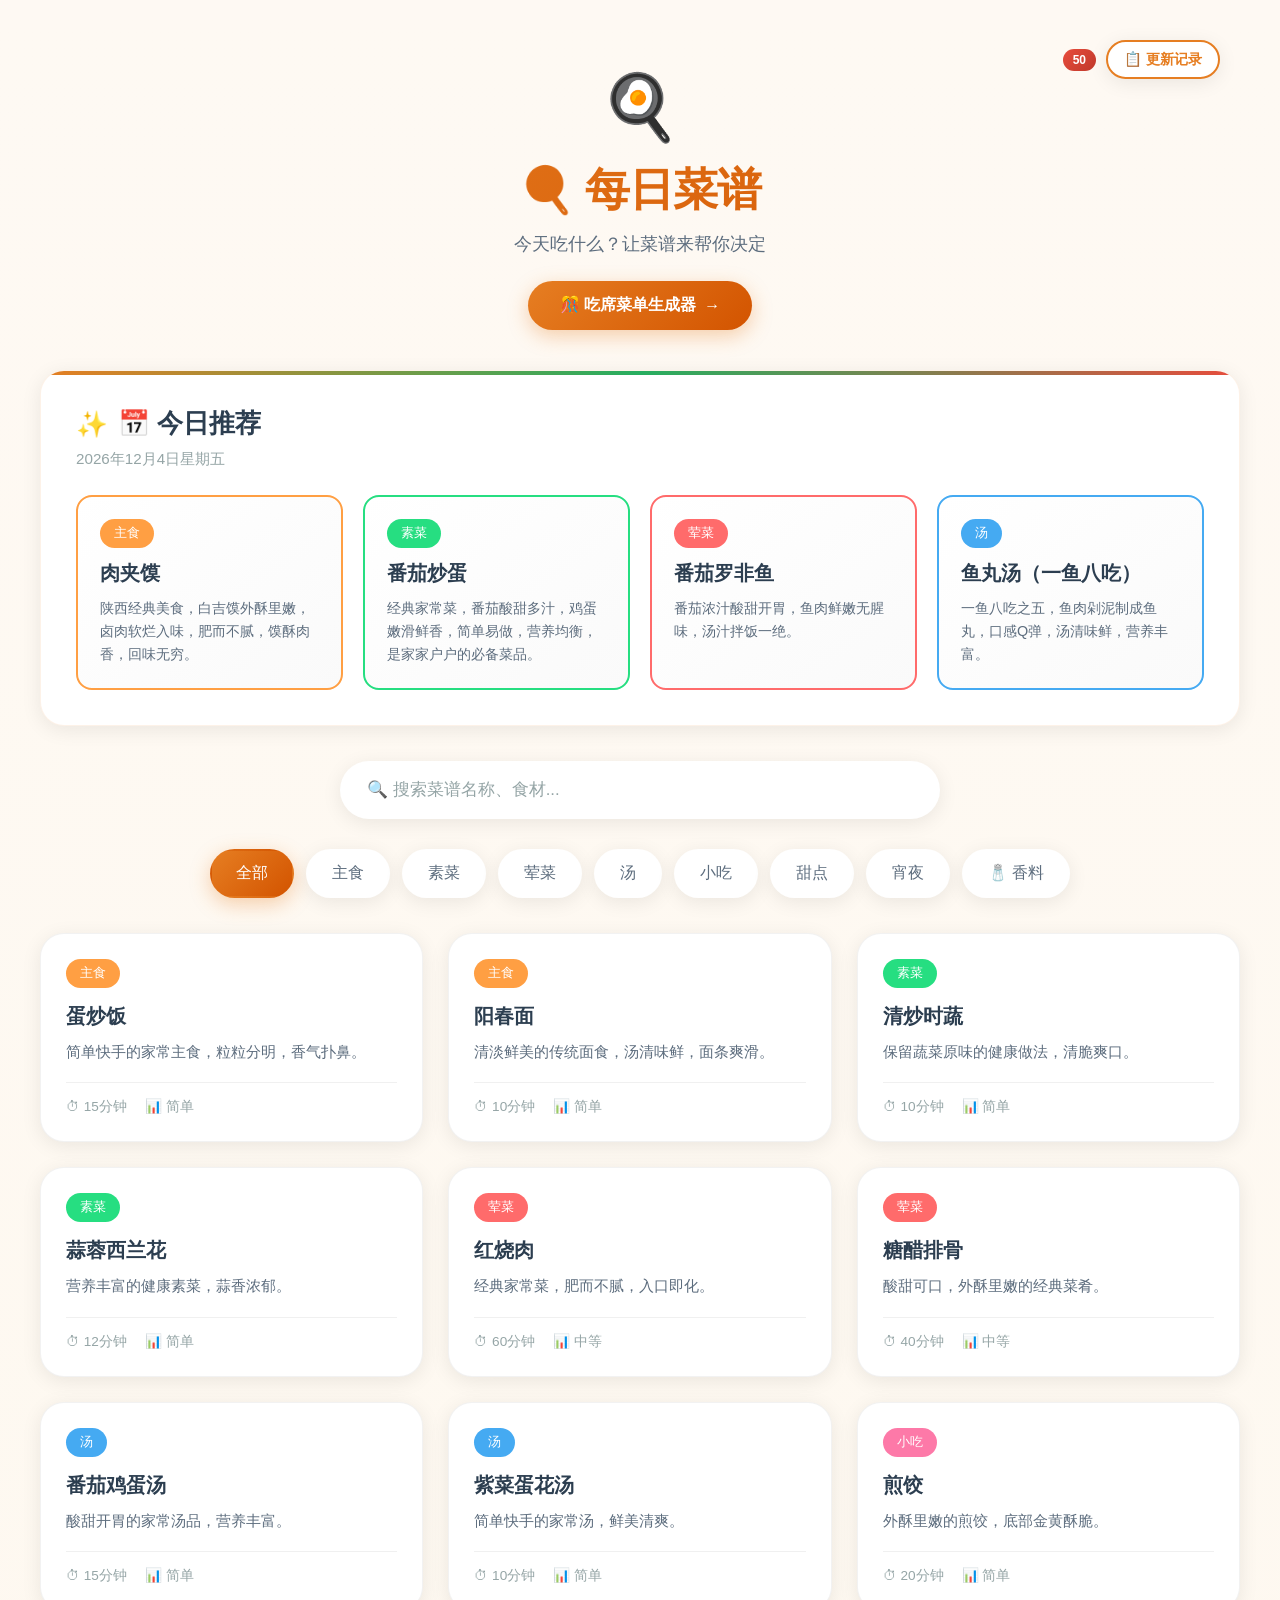
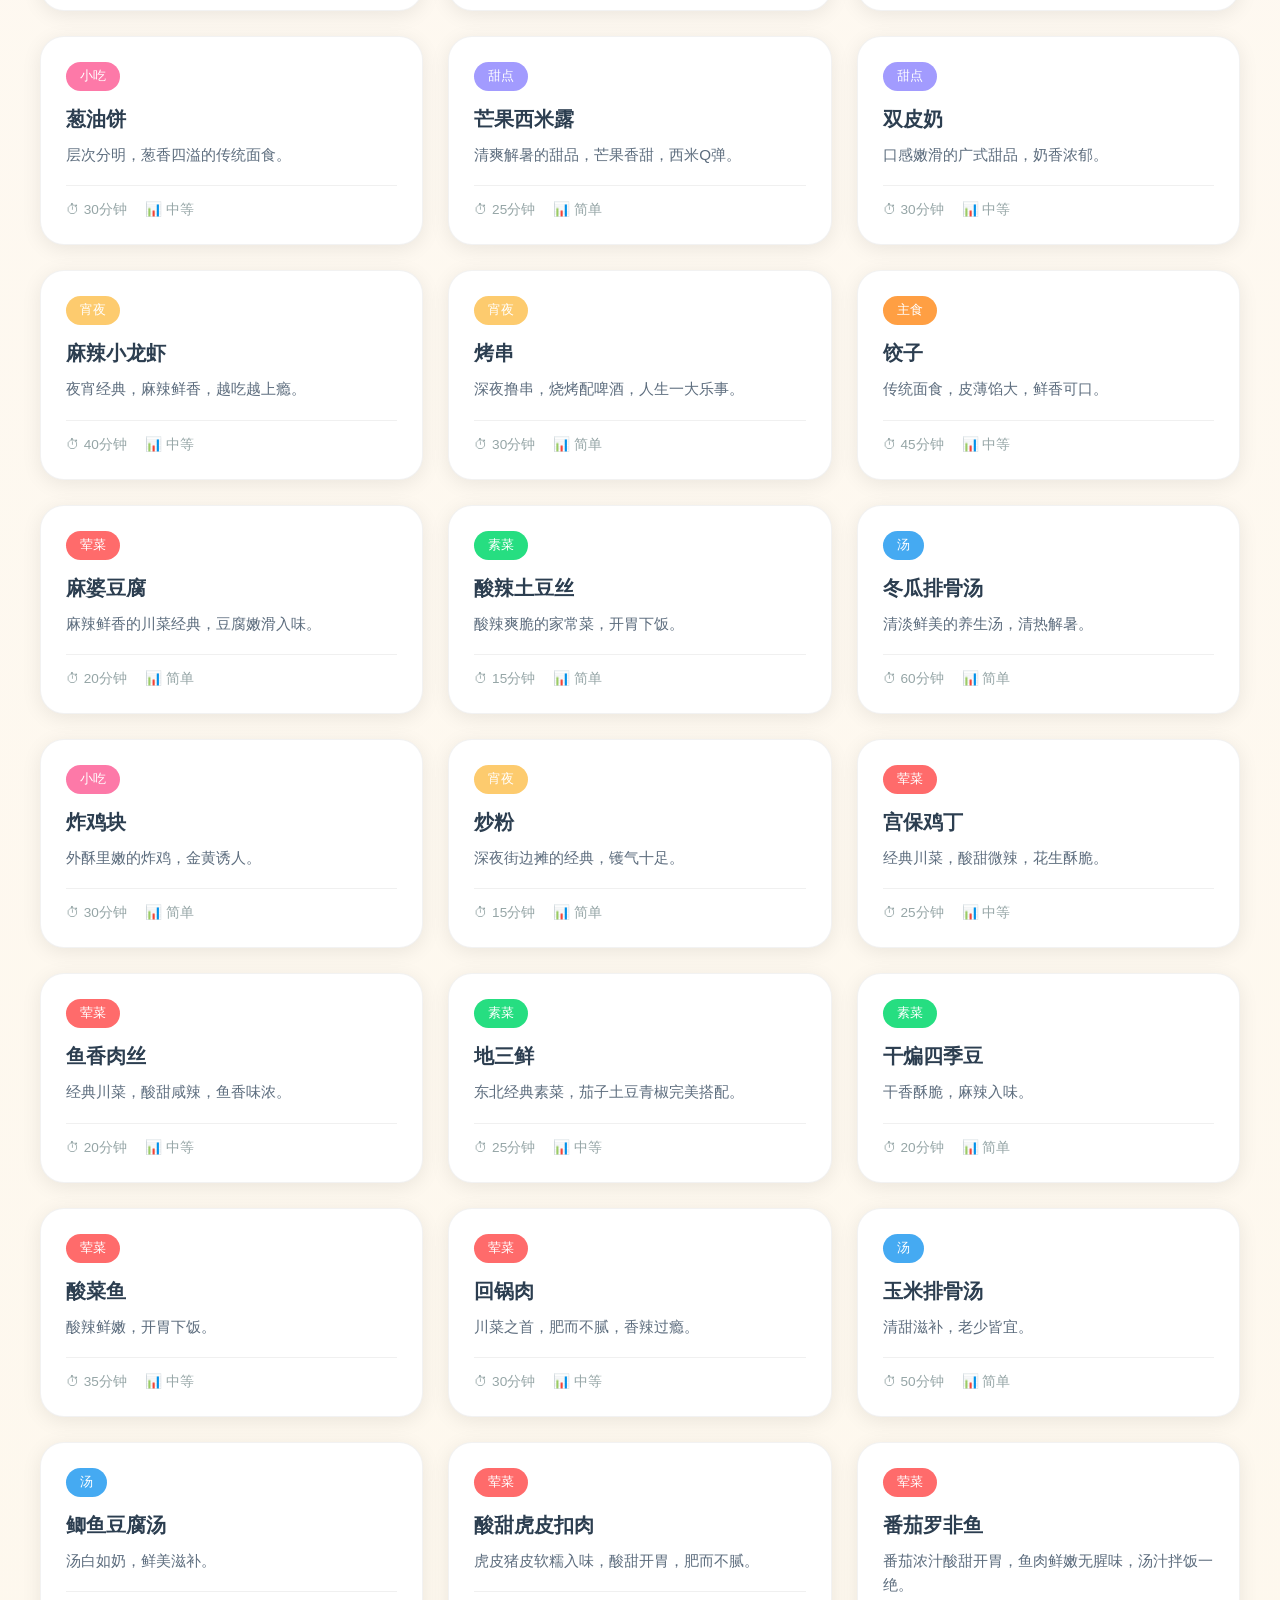
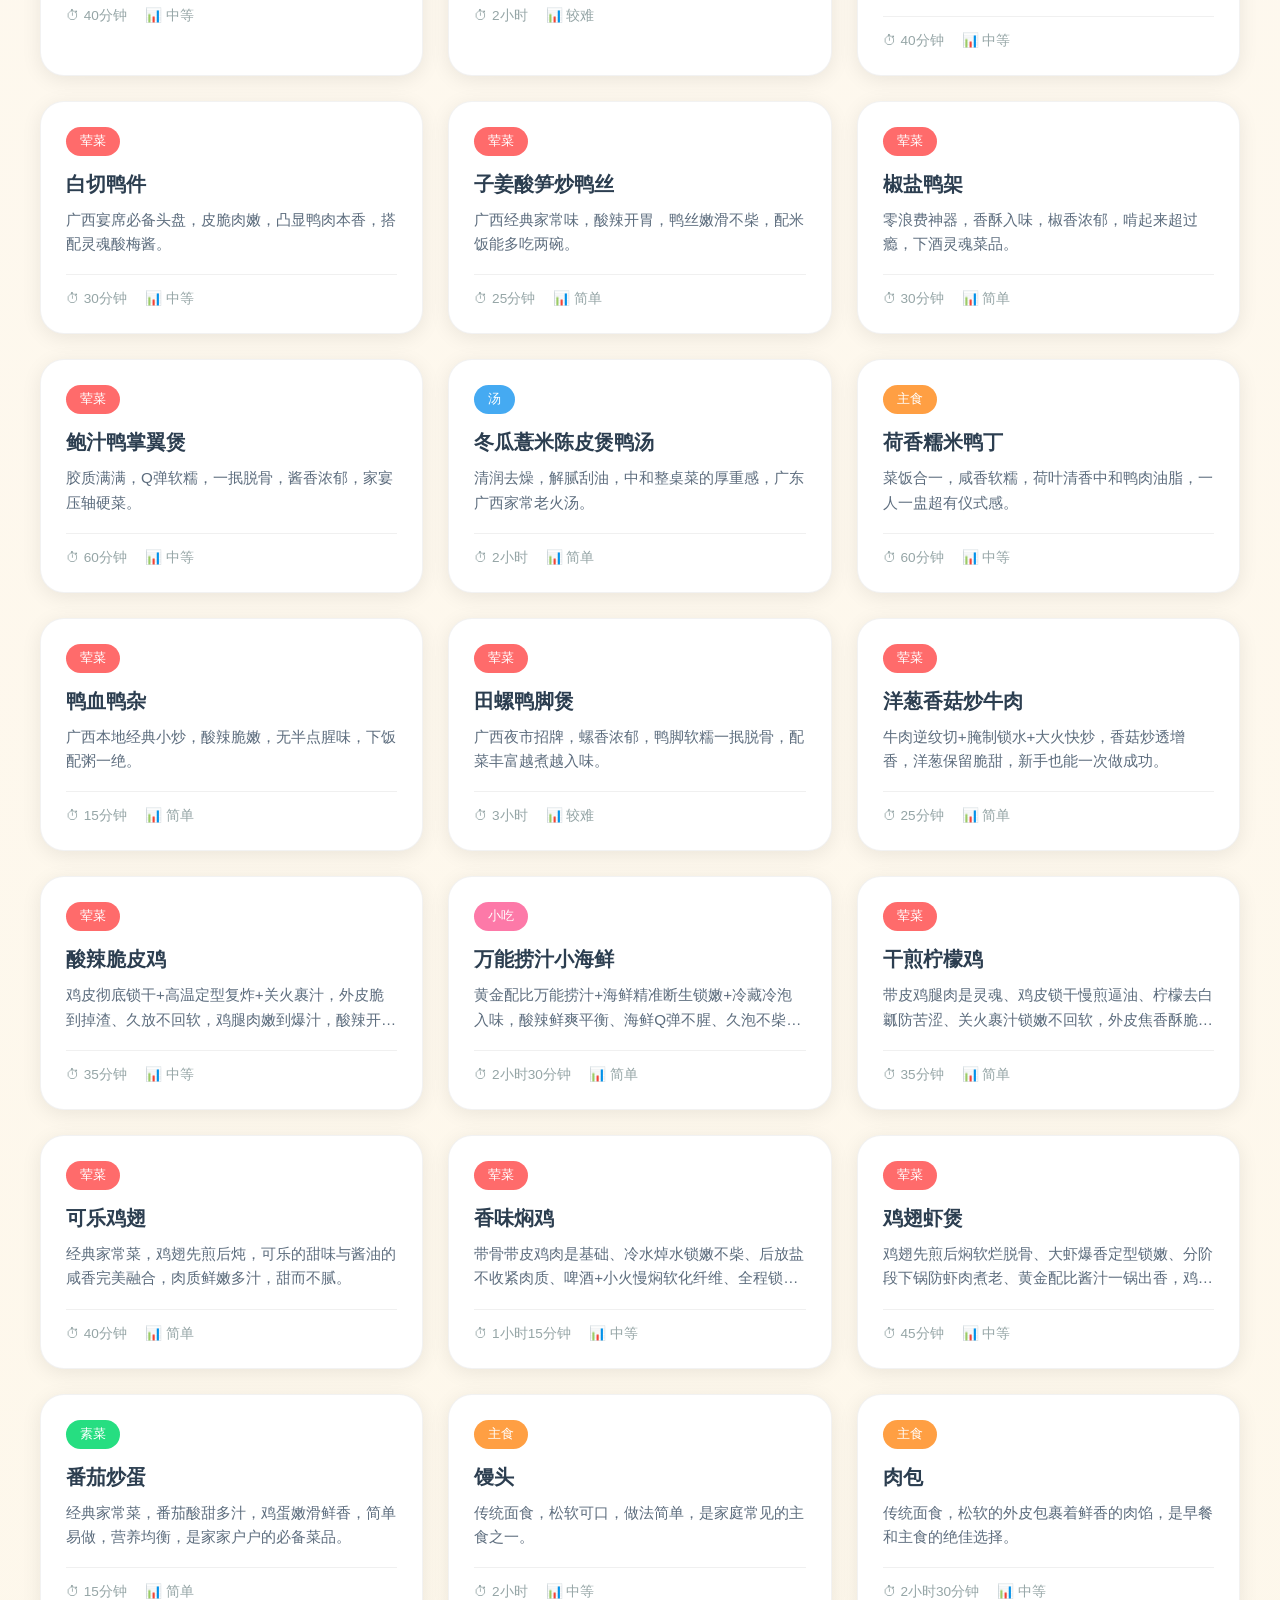
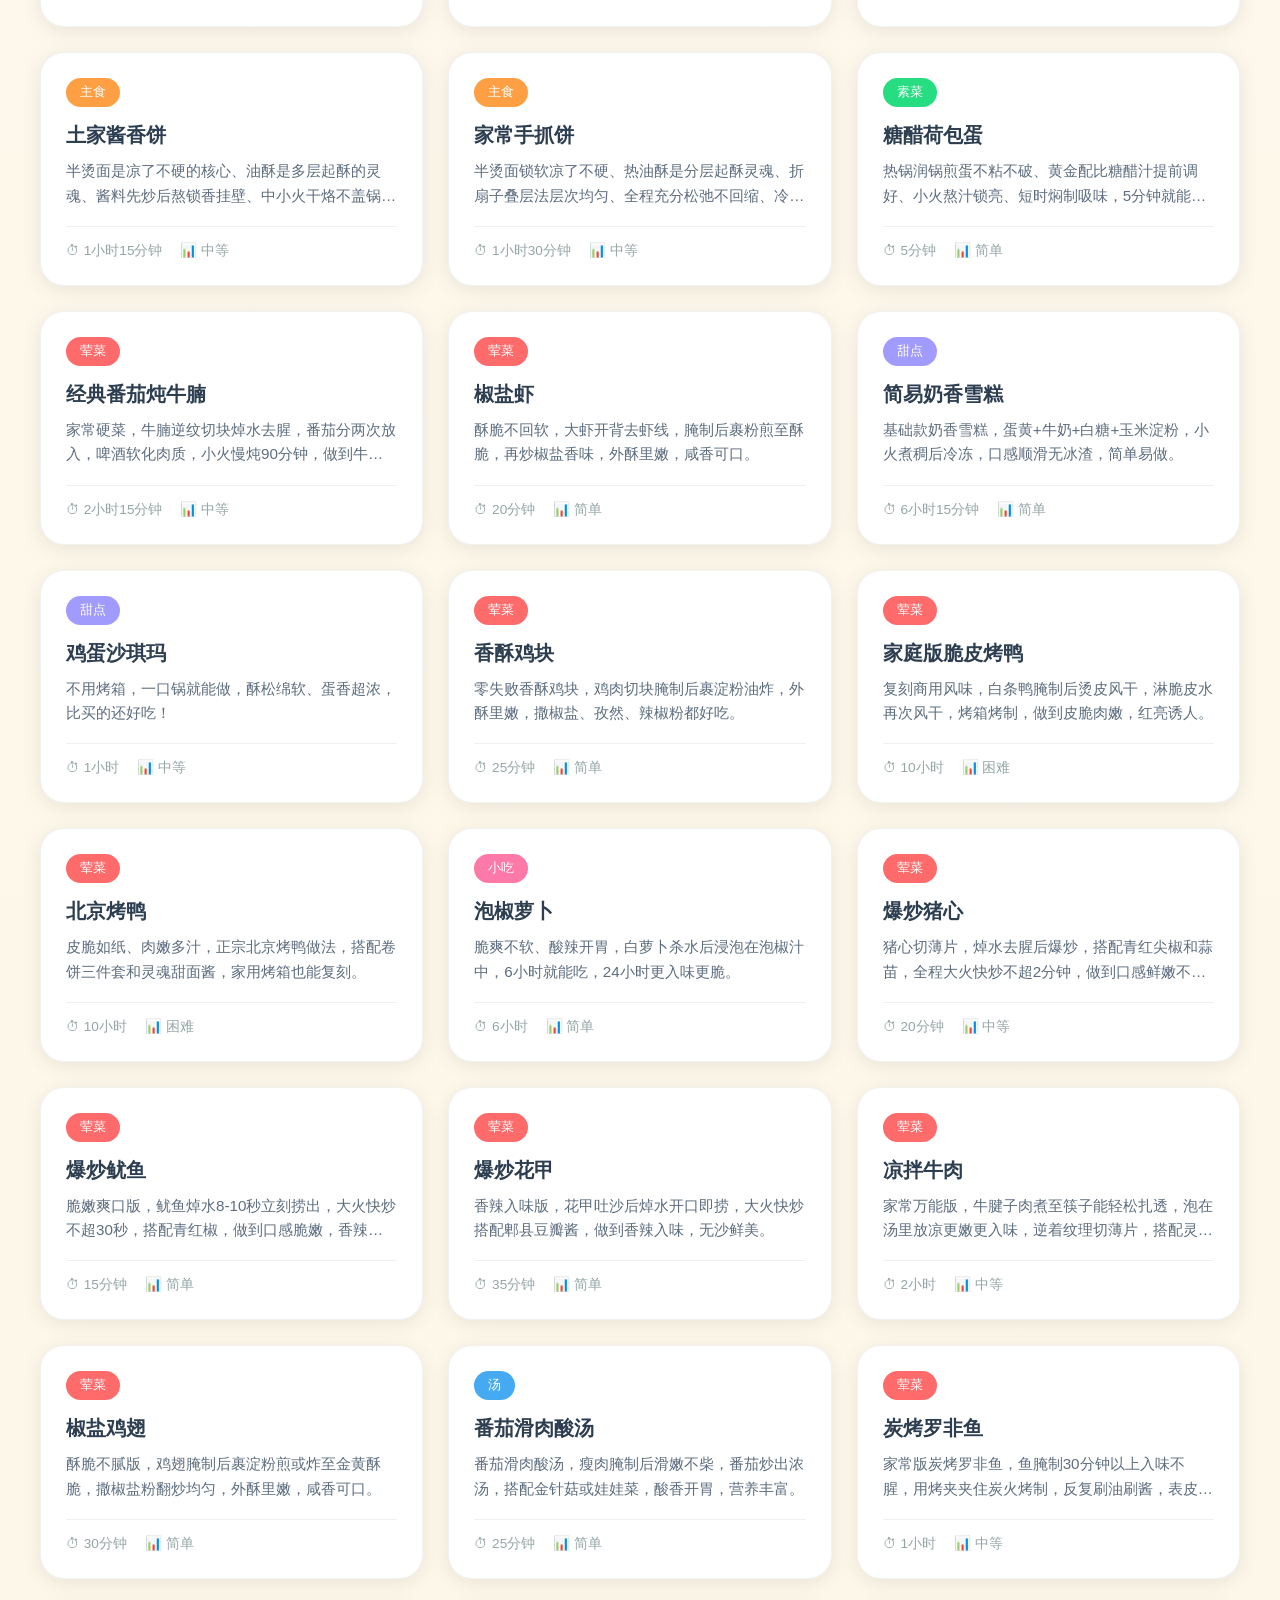
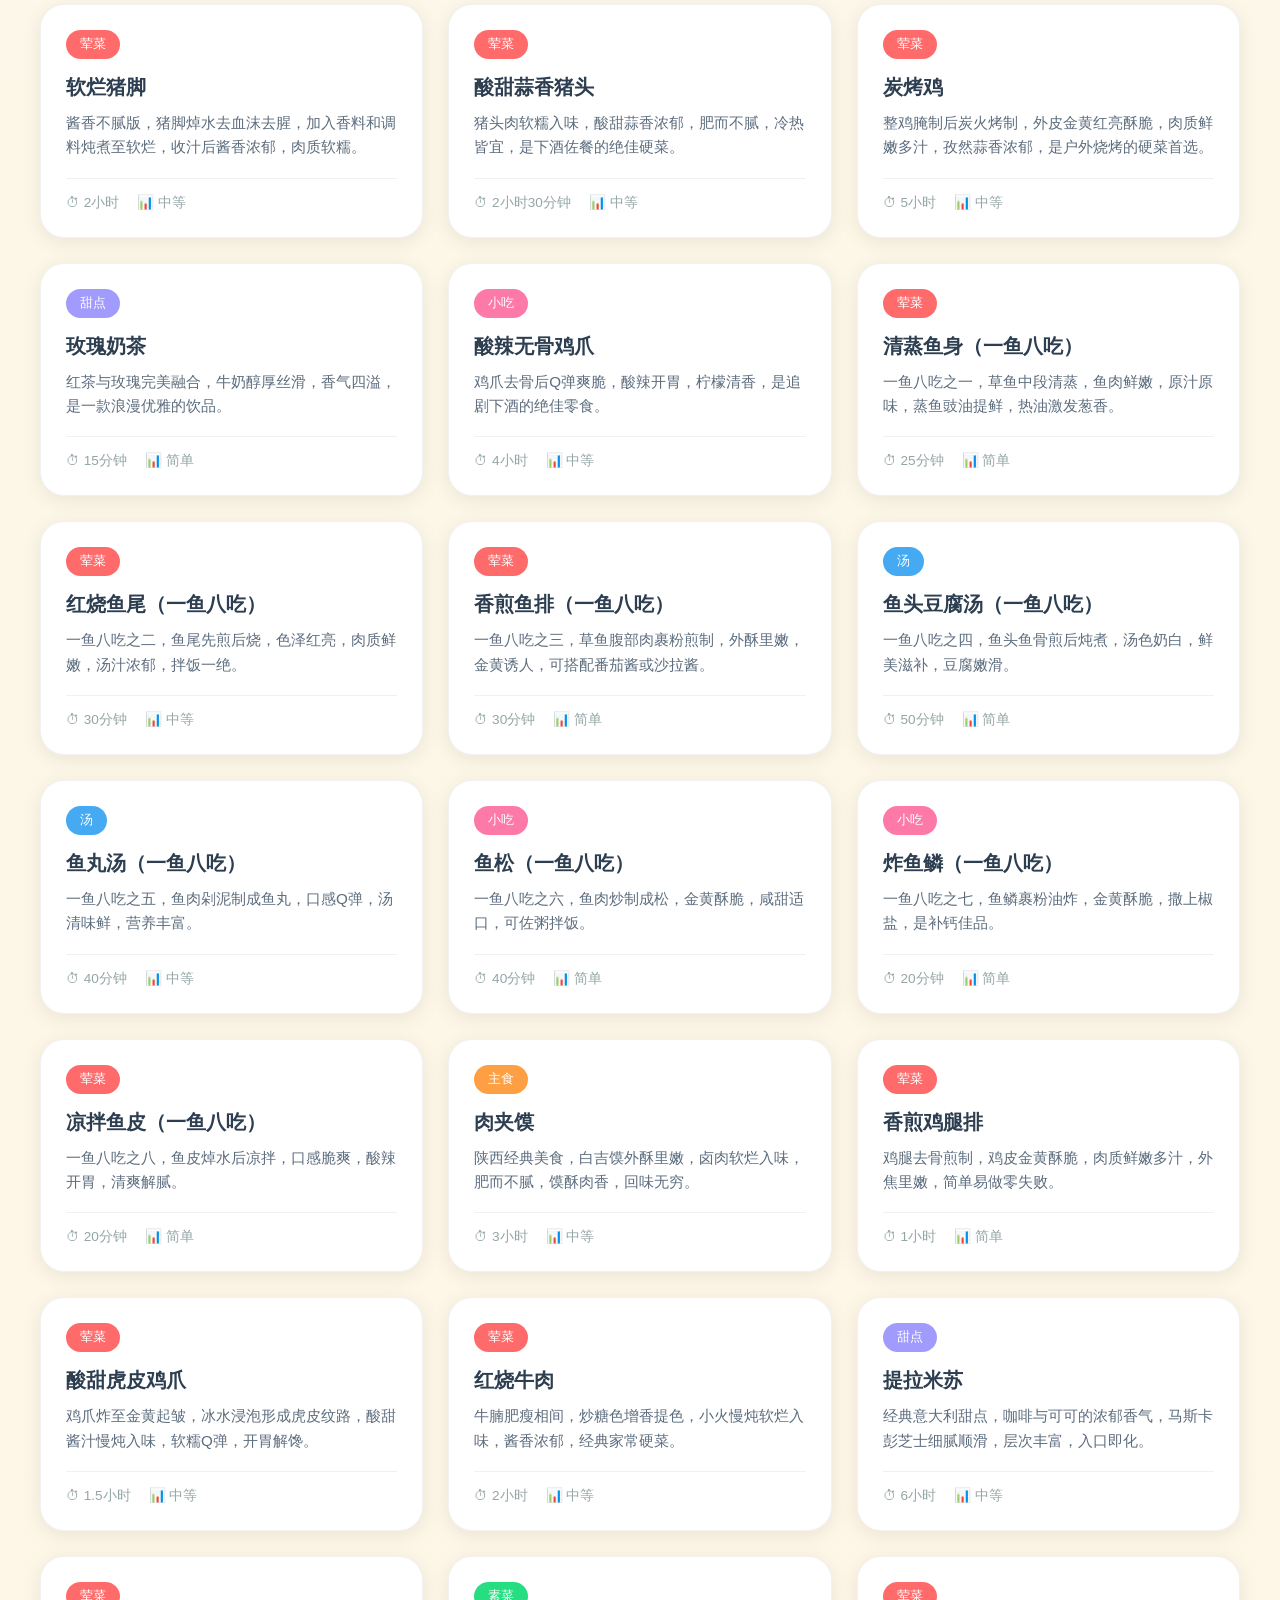
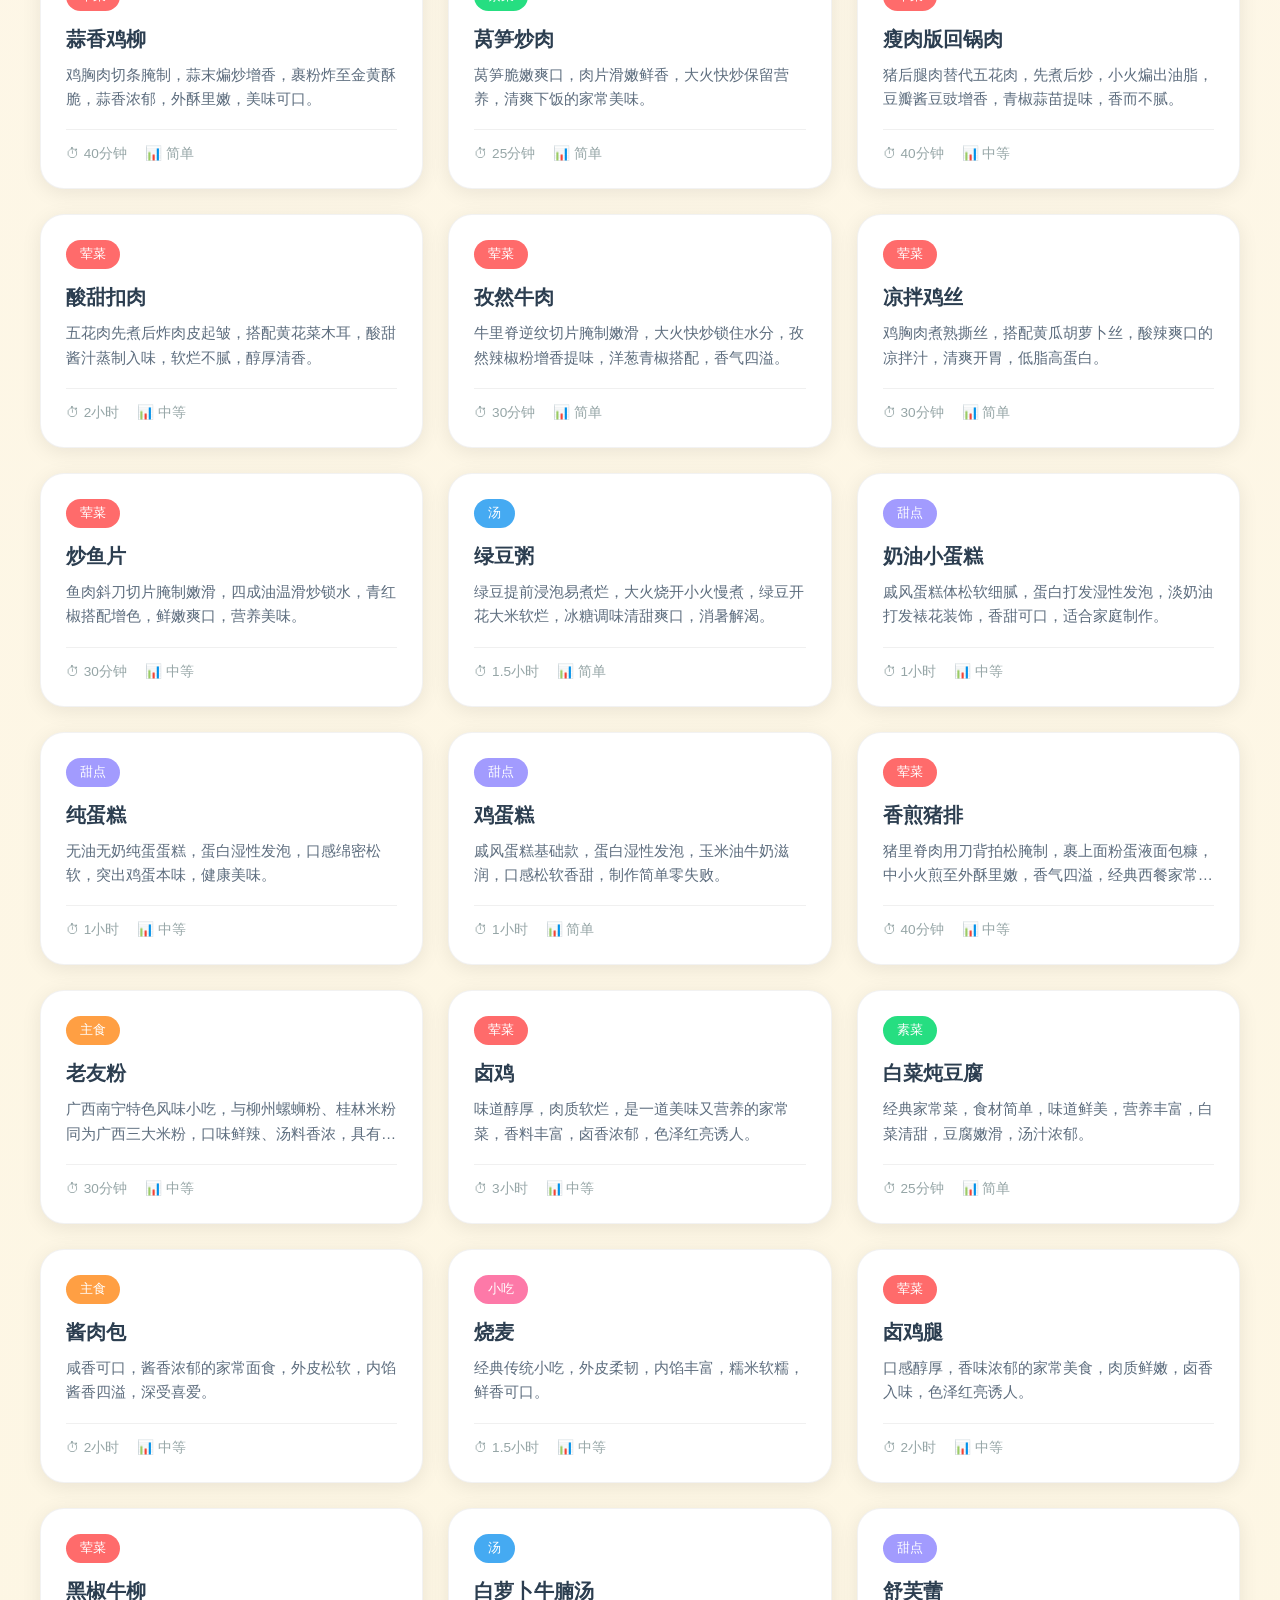
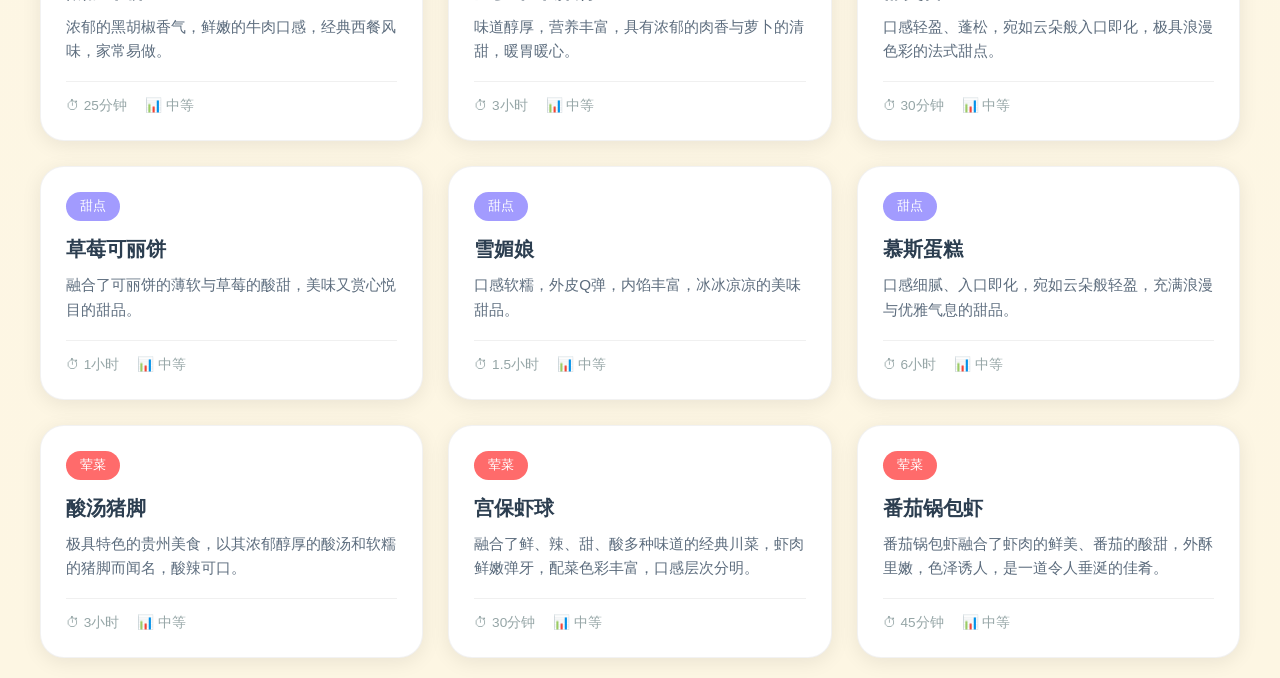
<file: index.html>
<!DOCTYPE html>
<html lang="zh-CN">
<head>
  <meta charset="UTF-8">
  <meta name="viewport" content="width=device-width, initial-scale=1.0">
  <title>每日菜谱 - 美食推荐</title>
  <link rel="stylesheet" href="styles.css">
</head>
<body>
  <div class="container">
    <header class="header">
      <h1>🍳 每日菜谱</h1>
      <p class="subtitle">今天吃什么？让菜谱来帮你决定</p>
      <a href="feast.html" class="feast-link">🎊 吃席菜单生成器</a>
      <div class="update-notification" id="updateNotification">
        <div class="notification-badge" id="notificationBadge">0</div>
        <button class="history-btn" id="historyBtn">📋 更新记录</button>
      </div>
    </header>

    <section class="daily-recommend">
      <h2>📅 今日推荐</h2>
      <p class="recommend-date" id="recommendDate"></p>
      <div class="recommend-grid" id="dailyRecommend"></div>
    </section>

    <div class="search-container">
      <input type="text" class="search-input" id="searchInput" placeholder="🔍 搜索菜谱名称、食材..." autocomplete="off">
    </div>

    <nav class="category-nav">
      <button class="category-btn active" data-category="all">全部</button>
      <button class="category-btn" data-category="staple">主食</button>
      <button class="category-btn" data-category="vegetable">素菜</button>
      <button class="category-btn" data-category="meat">荤菜</button>
      <button class="category-btn" data-category="soup">汤</button>
      <button class="category-btn" data-category="snack">小吃</button>
      <button class="category-btn" data-category="dessert">甜点</button>
      <button class="category-btn" data-category="midnight">宵夜</button>
      <button class="category-btn" data-category="spice">🧂 香料</button>
    </nav>

    <section class="recipe-list" id="recipeList"></section>
  </div>

  <div class="modal-overlay" id="historyModal">
    <div class="modal-content">
      <div class="modal-header">
        <h3>📋 菜谱更新记录</h3>
        <button class="close-btn" id="closeModal">&times;</button>
      </div>
      <div class="modal-body" id="historyList"></div>
    </div>
  </div>

  <script src="recipes.js"></script>
  <script src="spices.js"></script>
  <script src="app.js"></script>
</body>
</html>
</file>
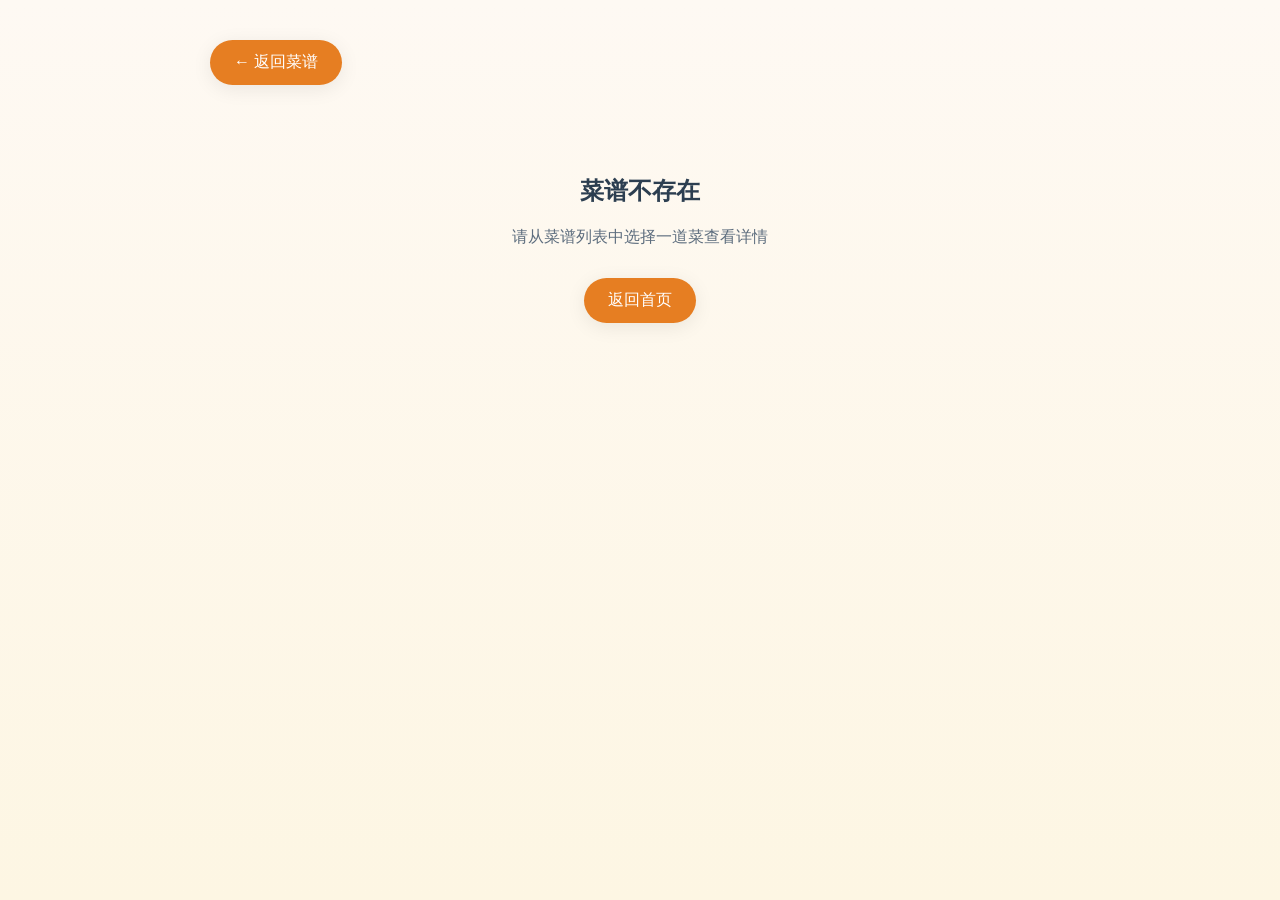
<file: recipe.html>
<!DOCTYPE html>
<html lang="zh-CN">
<head>
  <meta charset="UTF-8">
  <meta name="viewport" content="width=device-width, initial-scale=1.0">
  <title>菜谱详情 - 每日菜谱</title>
  <link rel="stylesheet" href="styles.css">
  <style>
    body {
      padding: 0;
    }

    .recipe-detail-container {
      max-width: 900px;
      margin: 0 auto;
      padding: 40px 20px;
    }

    .back-btn {
      display: inline-flex;
      align-items: center;
      gap: 8px;
      padding: 12px 24px;
      background: var(--primary);
      color: white;
      text-decoration: none;
      border-radius: 30px;
      font-weight: 500;
      transition: var(--transition);
      margin-bottom: 30px;
      box-shadow: var(--shadow-soft);
    }

    .back-btn:hover {
      background: var(--primary-dark);
      transform: translateX(-5px);
      box-shadow: var(--shadow-hover);
    }

    .recipe-header {
      background: white;
      border-radius: var(--radius-lg);
      padding: 40px;
      margin-bottom: 30px;
      box-shadow: var(--shadow-soft);
      position: relative;
      overflow: hidden;
    }

    .recipe-header::before {
      content: '';
      position: absolute;
      top: 0;
      left: 0;
      right: 0;
      height: 6px;
      background: linear-gradient(90deg, var(--primary), var(--primary-dark));
    }

    .recipe-category {
      display: inline-block;
      padding: 8px 20px;
      border-radius: 25px;
      font-size: 0.9rem;
      color: white;
      font-weight: 500;
      margin-bottom: 20px;
    }

    .recipe-category.staple { background: #f39c12; }
    .recipe-category.vegetable { background: #26de81; }
    .recipe-category.meat { background: #ff6b6b; }
    .recipe-category.soup { background: #45aaf2; }
    .recipe-category.snack { background: #fd79a8; }
    .recipe-category.dessert { background: #a29bfe; }
    .recipe-category.midnight { background: #fdcb6e; }

    .recipe-title {
      font-size: 2.5rem;
      color: var(--text-dark);
      margin: 0 0 15px 0;
      font-weight: 700;
    }

    .recipe-desc {
      font-size: 1.1rem;
      color: var(--text-medium);
      line-height: 1.8;
      margin: 0 0 25px 0;
    }

    .recipe-meta {
      display: flex;
      gap: 30px;
      padding-top: 20px;
      border-top: 1px solid #f0f0f0;
    }

    .meta-item {
      display: flex;
      align-items: center;
      gap: 10px;
      font-size: 1rem;
      color: var(--text-medium);
    }

    .meta-item span:first-child {
      font-size: 1.3rem;
    }

    .recipe-content {
      display: grid;
      grid-template-columns: 1fr 1fr;
      gap: 30px;
    }

    @media (max-width: 768px) {
      .recipe-content {
        grid-template-columns: 1fr;
      }
    }

    .content-section {
      background: white;
      border-radius: var(--radius-lg);
      padding: 30px;
      box-shadow: var(--shadow-soft);
    }

    .section-title {
      font-size: 1.3rem;
      color: var(--text-dark);
      margin: 0 0 25px 0;
      padding-bottom: 15px;
      border-bottom: 2px solid var(--primary);
      display: flex;
      align-items: center;
      gap: 10px;
    }

    .ingredients-list {
      list-style: none;
      padding: 0;
      margin: 0;
      display: grid;
      gap: 12px;
    }

    .ingredients-list li {
      padding: 12px 18px;
      background: #f8f9fa;
      border-radius: var(--radius-md);
      color: var(--text-dark);
      font-size: 0.95rem;
      display: flex;
      align-items: center;
      gap: 10px;
      transition: var(--transition);
    }

    .ingredients-list li:hover {
      background: #f0f0f0;
      transform: translateX(5px);
    }

    .ingredients-list li::before {
      content: '🥄';
      font-size: 1rem;
    }

    .steps-list {
      list-style: none;
      padding: 0;
      margin: 0;
      counter-reset: step-counter;
      display: grid;
      gap: 20px;
    }

    .steps-list li {
      position: relative;
      padding: 20px 20px 20px 70px;
      background: #f8f9fa;
      border-radius: var(--radius-md);
      color: var(--text-dark);
      font-size: 0.95rem;
      line-height: 1.7;
      counter-increment: step-counter;
      transition: var(--transition);
    }

    .steps-list li:hover {
      background: #f0f0f0;
      transform: translateX(5px);
    }

    .steps-list li::before {
      content: counter(step-counter);
      position: absolute;
      left: 20px;
      top: 50%;
      transform: translateY(-50%);
      width: 36px;
      height: 36px;
      background: var(--primary);
      color: white;
      border-radius: 50%;
      display: flex;
      align-items: center;
      justify-content: center;
      font-size: 1rem;
      font-weight: 600;
    }

    .not-found {
      text-align: center;
      padding: 60px 20px;
    }

    .not-found h2 {
      color: var(--text-dark);
      margin-bottom: 20px;
    }

    .not-found p {
      color: var(--text-medium);
      margin-bottom: 30px;
    }
  </style>
</head>
<body>
  <div class="recipe-detail-container" id="recipeDetail">
    <a href="index.html" class="back-btn">← 返回菜谱</a>
    <div class="not-found">
      <h2>菜谱不存在</h2>
      <p>请从菜谱列表中选择一道菜查看详情</p>
      <a href="index.html" class="back-btn">返回首页</a>
    </div>
  </div>

  <script src="recipes.js"></script>
  <script>
    function getRecipeIdFromUrl() {
      const params = new URLSearchParams(window.location.search);
      return parseInt(params.get('id'));
    }

    function renderRecipeDetail() {
      const id = getRecipeIdFromUrl();
      const recipe = recipes.find(r => r.id === id);
      const container = document.getElementById('recipeDetail');

      if (!recipe) {
        return;
      }

      container.innerHTML = `
        <a href="index.html" class="back-btn">← 返回菜谱</a>

        <div class="recipe-header">
          <span class="recipe-category ${recipe.category}">${recipe.categoryName}</span>
          <h1 class="recipe-title">${recipe.name}</h1>
          <p class="recipe-desc">${recipe.description}</p>
          <div class="recipe-meta">
            <div class="meta-item">
              <span>⏱</span>
              <span>用时：${recipe.time}</span>
            </div>
            <div class="meta-item">
              <span>📊</span>
              <span>难度：${recipe.difficulty}</span>
            </div>
          </div>
        </div>

        <div class="recipe-content">
          <div class="content-section">
            <h2 class="section-title">🥗 食材准备</h2>
            <ul class="ingredients-list">
              ${recipe.ingredients.map(i => `<li>${i}</li>`).join('')}
            </ul>
          </div>

          <div class="content-section">
            <h2 class="section-title">👨‍🍳 制作步骤</h2>
            <ol class="steps-list">
              ${recipe.steps.map(s => `<li>${s}</li>`).join('')}
            </ol>
          </div>
        </div>
      `;

      document.title = `${recipe.name} - 每日菜谱`;
    }

    renderRecipeDetail();
  </script>
</body>
</html>
</file>
<file: styles.css>
* {
  margin: 0;
  padding: 0;
  box-sizing: border-box;
}

:root {
  --primary: #e67e22;
  --primary-dark: #d35400;
  --secondary: #27ae60;
  --accent: #e74c3c;
  --bg-warm: #fef9f3;
  --bg-cream: #fdf6e3;
  --text-dark: #2c3e50;
  --text-medium: #5d6d7e;
  --text-light: #95a5a6;
  --shadow-soft: 0 4px 20px rgba(0, 0, 0, 0.08);
  --shadow-medium: 0 8px 30px rgba(0, 0, 0, 0.12);
  --shadow-hover: 0 12px 40px rgba(0, 0, 0, 0.15);
  --radius-sm: 12px;
  --radius-md: 16px;
  --radius-lg: 24px;
  --transition: all 0.3s cubic-bezier(0.4, 0, 0.2, 1);
}

body {
  font-family: -apple-system, BlinkMacSystemFont, 'Segoe UI', 'PingFang SC', 'Hiragino Sans GB', 'Microsoft YaHei', sans-serif;
  background: linear-gradient(180deg, var(--bg-warm) 0%, var(--bg-cream) 100%);
  min-height: 100vh;
  padding: 20px;
  color: var(--text-dark);
}

.container {
  max-width: 1200px;
  margin: 0 auto;
}

/* Header */
.header {
  text-align: center;
  padding: 50px 20px 40px;
  position: relative;
}

.update-notification {
  position: absolute;
  top: 20px;
  right: 20px;
  display: flex;
  align-items: center;
  gap: 10px;
}

.notification-badge {
  background: linear-gradient(135deg, var(--accent) 0%, #c0392b 100%);
  color: white;
  font-size: 0.75rem;
  font-weight: 700;
  padding: 4px 10px;
  border-radius: 20px;
  animation: pulse 2s infinite;
  min-width: 24px;
  text-align: center;
}

@keyframes pulse {
  0%, 100% { transform: scale(1); }
  50% { transform: scale(1.1); }
}

.history-btn {
  background: white;
  border: 2px solid var(--primary);
  color: var(--primary);
  padding: 8px 16px;
  border-radius: 20px;
  font-size: 0.9rem;
  font-weight: 600;
  cursor: pointer;
  transition: var(--transition);
  box-shadow: var(--shadow-soft);
}

.history-btn:hover {
  background: linear-gradient(135deg, var(--primary) 0%, var(--primary-dark) 100%);
  color: white;
  transform: translateY(-2px);
  box-shadow: var(--shadow-medium);
}

.header::before {
  content: '🍳';
  font-size: 4rem;
  display: block;
  margin-bottom: 15px;
  animation: bounce 2s infinite;
}

@keyframes bounce {
  0%, 100% { transform: translateY(0); }
  50% { transform: translateY(-10px); }
}

.header h1 {
  font-size: 2.8rem;
  margin-bottom: 12px;
  background: linear-gradient(135deg, var(--primary) 0%, var(--primary-dark) 100%);
  -webkit-background-clip: text;
  -webkit-text-fill-color: transparent;
  background-clip: text;
  font-weight: 800;
  letter-spacing: -1px;
}

.subtitle {
  font-size: 1.1rem;
  color: var(--text-medium);
  font-weight: 400;
}

.feast-link {
  display: inline-flex;
  align-items: center;
  gap: 8px;
  margin-top: 25px;
  padding: 14px 32px;
  background: linear-gradient(135deg, var(--primary) 0%, var(--primary-dark) 100%);
  color: white;
  text-decoration: none;
  border-radius: 50px;
  font-size: 1rem;
  font-weight: 600;
  transition: var(--transition);
  box-shadow: 0 6px 20px rgba(230, 126, 34, 0.35);
}

.feast-link:hover {
  transform: translateY(-3px);
  box-shadow: 0 10px 30px rgba(230, 126, 34, 0.45);
}

.feast-link::after {
  content: '→';
  transition: transform 0.3s;
}

.feast-link:hover::after {
  transform: translateX(4px);
}

/* Daily Recommend */
.daily-recommend {
  background: white;
  border-radius: var(--radius-lg);
  padding: 35px;
  margin-bottom: 35px;
  box-shadow: var(--shadow-soft);
  border: 1px solid rgba(230, 126, 34, 0.1);
  position: relative;
  overflow: hidden;
}

.daily-recommend::before {
  content: '';
  position: absolute;
  top: 0;
  left: 0;
  right: 0;
  height: 4px;
  background: linear-gradient(90deg, var(--primary), var(--secondary), var(--accent));
}

.daily-recommend h2 {
  color: var(--text-dark);
  margin-bottom: 8px;
  font-size: 1.6rem;
  display: flex;
  align-items: center;
  gap: 10px;
}

.daily-recommend h2::before {
  content: '✨';
}

.recommend-date {
  color: var(--text-light);
  margin-bottom: 25px;
  font-size: 0.95rem;
}

.recommend-grid {
  display: grid;
  grid-template-columns: repeat(auto-fit, minmax(260px, 1fr));
  gap: 20px;
}

.recommend-card {
  background: linear-gradient(145deg, #ffffff 0%, #fafafa 100%);
  border-radius: var(--radius-md);
  padding: 22px;
  cursor: pointer;
  transition: var(--transition);
  border: 2px solid transparent;
  position: relative;
}

.recommend-card.staple { border-color: #ff9f43; }
.recommend-card.vegetable { border-color: #26de81; }
.recommend-card.meat { border-color: #ff6b6b; }
.recommend-card.soup { border-color: #45aaf2; }

.recommend-card:hover {
  transform: translateY(-5px);
  box-shadow: var(--shadow-hover);
}

.recommend-card .category-tag {
  display: inline-flex;
  align-items: center;
  gap: 5px;
  padding: 6px 14px;
  border-radius: 20px;
  font-size: 0.8rem;
  margin-bottom: 12px;
  color: white;
  font-weight: 500;
}

.recommend-card.staple .category-tag { background: #ff9f43; }
.recommend-card.vegetable .category-tag { background: #26de81; }
.recommend-card.meat .category-tag { background: #ff6b6b; }
.recommend-card.soup .category-tag { background: #45aaf2; }

.recommend-card h3 {
  color: var(--text-dark);
  font-size: 1.25rem;
  margin-bottom: 10px;
  font-weight: 600;
}

.recommend-card p {
  color: var(--text-medium);
  font-size: 0.9rem;
  line-height: 1.6;
}

/* Search Container */
.search-container {
  max-width: 600px;
  margin: 0 auto 30px;
}

.search-input {
  width: 100%;
  padding: 16px 24px;
  font-size: 1.05rem;
  border: 3px solid transparent;
  border-radius: 50px;
  background: white;
  color: var(--text-dark);
  box-shadow: var(--shadow-soft);
  transition: var(--transition);
  outline: none;
}

.search-input:focus {
  border-color: var(--primary);
  box-shadow: var(--shadow-medium);
}

.search-input::placeholder {
  color: var(--text-light);
}

/* Category Nav */
.category-nav {
  display: flex;
  flex-wrap: wrap;
  gap: 12px;
  margin-bottom: 35px;
  justify-content: center;
}

.category-btn {
  padding: 12px 24px;
  border: 2px solid transparent;
  border-radius: 50px;
  background: white;
  color: var(--text-medium);
  font-size: 1rem;
  cursor: pointer;
  transition: var(--transition);
  font-weight: 500;
  box-shadow: var(--shadow-soft);
}

.category-btn:hover {
  background: var(--bg-warm);
  transform: translateY(-2px);
}

.category-btn.active {
  background: linear-gradient(135deg, var(--primary) 0%, var(--primary-dark) 100%);
  color: white;
  box-shadow: 0 6px 20px rgba(230, 126, 34, 0.35);
}

/* Recipe List */
.recipe-list {
  display: grid;
  grid-template-columns: repeat(auto-fill, minmax(300px, 1fr));
  gap: 25px;
}

.recipe-card {
  background: white;
  border-radius: var(--radius-lg);
  overflow: hidden;
  cursor: pointer;
  transition: var(--transition);
  box-shadow: var(--shadow-soft);
  border: 1px solid rgba(0, 0, 0, 0.05);
}

.recipe-card:hover {
  transform: translateY(-8px);
  box-shadow: var(--shadow-hover);
}

.recipe-card .card-content {
  padding: 25px;
  position: relative;
}

.recipe-card .card-category {
  display: inline-block;
  padding: 6px 14px;
  border-radius: 20px;
  font-size: 0.8rem;
  color: white;
  font-weight: 500;
  margin-bottom: 15px;
  z-index: 2;
}

.card-category.staple { background: #ff9f43; }
.card-category.vegetable { background: #26de81; }
.card-category.meat { background: #ff6b6b; }
.card-category.soup { background: #45aaf2; }
.card-category.snack { background: #fd79a8; }
.card-category.dessert { background: #a29bfe; }
.card-category.midnight { background: #fdcb6e; }
.card-category.spice { background: #e17055; }

.recipe-card h3 {
  color: var(--text-dark);
  font-size: 1.25rem;
  margin-bottom: 10px;
  font-weight: 600;
}

.recipe-card .card-desc {
  color: var(--text-medium);
  font-size: 0.95rem;
  line-height: 1.6;
  display: -webkit-box;
  -webkit-line-clamp: 2;
  -webkit-box-orient: vertical;
  overflow: hidden;
}

.recipe-card .card-info {
  display: flex;
  gap: 18px;
  margin-top: 18px;
  padding-top: 15px;
  border-top: 1px solid #f0f0f0;
  font-size: 0.85rem;
  color: var(--text-light);
}

.recipe-card .card-info span {
  display: flex;
  align-items: center;
  gap: 5px;
}

/* No Results */
.no-results {
  text-align: center;
  padding: 80px 20px;
  background: white;
  border-radius: var(--radius-lg);
  box-shadow: var(--shadow-soft);
}

.no-results-icon {
  font-size: 4rem;
  margin-bottom: 20px;
}

.no-results h3 {
  color: var(--text-dark);
  font-size: 1.5rem;
  margin-bottom: 10px;
}

.no-results p {
  color: var(--text-medium);
  font-size: 1rem;
}

/* Responsive */
@media (max-width: 768px) {
  body {
    padding: 15px;
  }

  .header {
    padding: 35px 15px 30px;
  }

  .header::before {
    font-size: 3rem;
  }

  .header h1 {
    font-size: 2.2rem;
  }

  .daily-recommend {
    padding: 25px;
  }

  .recommend-grid {
    grid-template-columns: 1fr;
  }

  .category-btn {
    padding: 10px 18px;
    font-size: 0.9rem;
  }

  .search-input {
    padding: 14px 20px;
    font-size: 1rem;
  }

  .recipe-list {
    grid-template-columns: 1fr;
  }
}

/* Spice Table Styles */
.spice-container {
  grid-column: 1 / -1;
  width: 100%;
}

.spice-category {
  margin-bottom: 40px;
  background: white;
  border-radius: var(--radius-lg);
  overflow: hidden;
  box-shadow: var(--shadow-soft);
}

.spice-category-header {
  background: linear-gradient(135deg, var(--primary), var(--primary-dark));
  padding: 20px 25px;
  color: white;
}

.spice-category-header h3 {
  margin: 0 0 5px 0;
  font-size: 1.3rem;
  font-weight: 600;
}

.spice-category-header p {
  margin: 0;
  opacity: 0.9;
  font-size: 0.9rem;
}

.spice-table-wrapper {
  overflow-x: auto;
}

.spice-table {
  width: 100%;
  border-collapse: collapse;
  font-size: 0.85rem;
}

.spice-table th {
  background: #f8f9fa;
  padding: 14px 12px;
  text-align: left;
  font-weight: 600;
  color: var(--text-dark);
  border-bottom: 2px solid #e9ecef;
  white-space: nowrap;
}

.spice-table td {
  padding: 14px 12px;
  border-bottom: 1px solid #f0f0f0;
  color: var(--text-medium);
  line-height: 1.6;
  vertical-align: top;
}

.spice-table tr:hover {
  background: #fafafa;
}

.spice-table tr:last-child td {
  border-bottom: none;
}

.spice-table td strong {
  color: var(--primary);
  font-size: 0.95rem;
}

@media (max-width: 768px) {
  .spice-table {
    font-size: 0.75rem;
  }

  .spice-table th,
  .spice-table td {
    padding: 10px 8px;
  }

  .spice-category-header {
    padding: 15px 18px;
  }

  .spice-category-header h3 {
    font-size: 1.1rem;
  }
}

/* Modal */
.modal-overlay {
  display: none;
  position: fixed;
  top: 0;
  left: 0;
  right: 0;
  bottom: 0;
  background: rgba(0, 0, 0, 0.6);
  z-index: 1000;
  align-items: center;
  justify-content: center;
  padding: 20px;
}

.modal-overlay.active {
  display: flex;
  animation: fadeIn 0.3s ease;
}

@keyframes fadeIn {
  from { opacity: 0; }
  to { opacity: 1; }
}

.modal-content {
  background: white;
  border-radius: var(--radius-lg);
  max-width: 600px;
  width: 100%;
  max-height: 80vh;
  overflow: hidden;
  box-shadow: 0 20px 60px rgba(0, 0, 0, 0.3);
  animation: slideUp 0.3s ease;
}

@keyframes slideUp {
  from {
    transform: translateY(30px);
    opacity: 0;
  }
  to {
    transform: translateY(0);
    opacity: 1;
  }
}

.modal-header {
  display: flex;
  align-items: center;
  justify-content: space-between;
  padding: 20px 25px;
  background: linear-gradient(135deg, var(--primary) 0%, var(--primary-dark) 100%);
  color: white;
}

.modal-header h3 {
  font-size: 1.4rem;
  font-weight: 700;
  margin: 0;
}

.close-btn {
  background: rgba(255, 255, 255, 0.2);
  border: none;
  color: white;
  font-size: 2rem;
  width: 40px;
  height: 40px;
  border-radius: 50%;
  cursor: pointer;
  transition: var(--transition);
  display: flex;
  align-items: center;
  justify-content: center;
}

.close-btn:hover {
  background: rgba(255, 255, 255, 0.3);
  transform: rotate(90deg);
}

.modal-body {
  padding: 25px;
  max-height: calc(80vh - 80px);
  overflow-y: auto;
}

.history-item {
  padding: 16px;
  border-radius: var(--radius-sm);
  background: var(--bg-warm);
  margin-bottom: 12px;
  border-left: 4px solid var(--primary);
  transition: var(--transition);
}

.history-item:hover {
  background: var(--bg-cream);
  transform: translateX(4px);
}

.history-item .recipe-name {
  font-size: 1.1rem;
  font-weight: 600;
  color: var(--text-dark);
  margin-bottom: 6px;
}

.history-item .recipe-category {
  display: inline-block;
  padding: 3px 10px;
  border-radius: 12px;
  font-size: 0.75rem;
  font-weight: 500;
  color: white;
  margin-right: 8px;
}

.history-item .update-time {
  font-size: 0.85rem;
  color: var(--text-light);
  margin-top: 8px;
}

.empty-history {
  text-align: center;
  padding: 40px 20px;
  color: var(--text-light);
}

.empty-history-icon {
  font-size: 3rem;
  margin-bottom: 15px;
}

@media (max-width: 768px) {
  .update-notification {
    top: 10px;
    right: 10px;
  }

  .history-btn {
    padding: 6px 12px;
    font-size: 0.8rem;
  }

  .modal-content {
    max-height: 90vh;
  }
}
</file>
